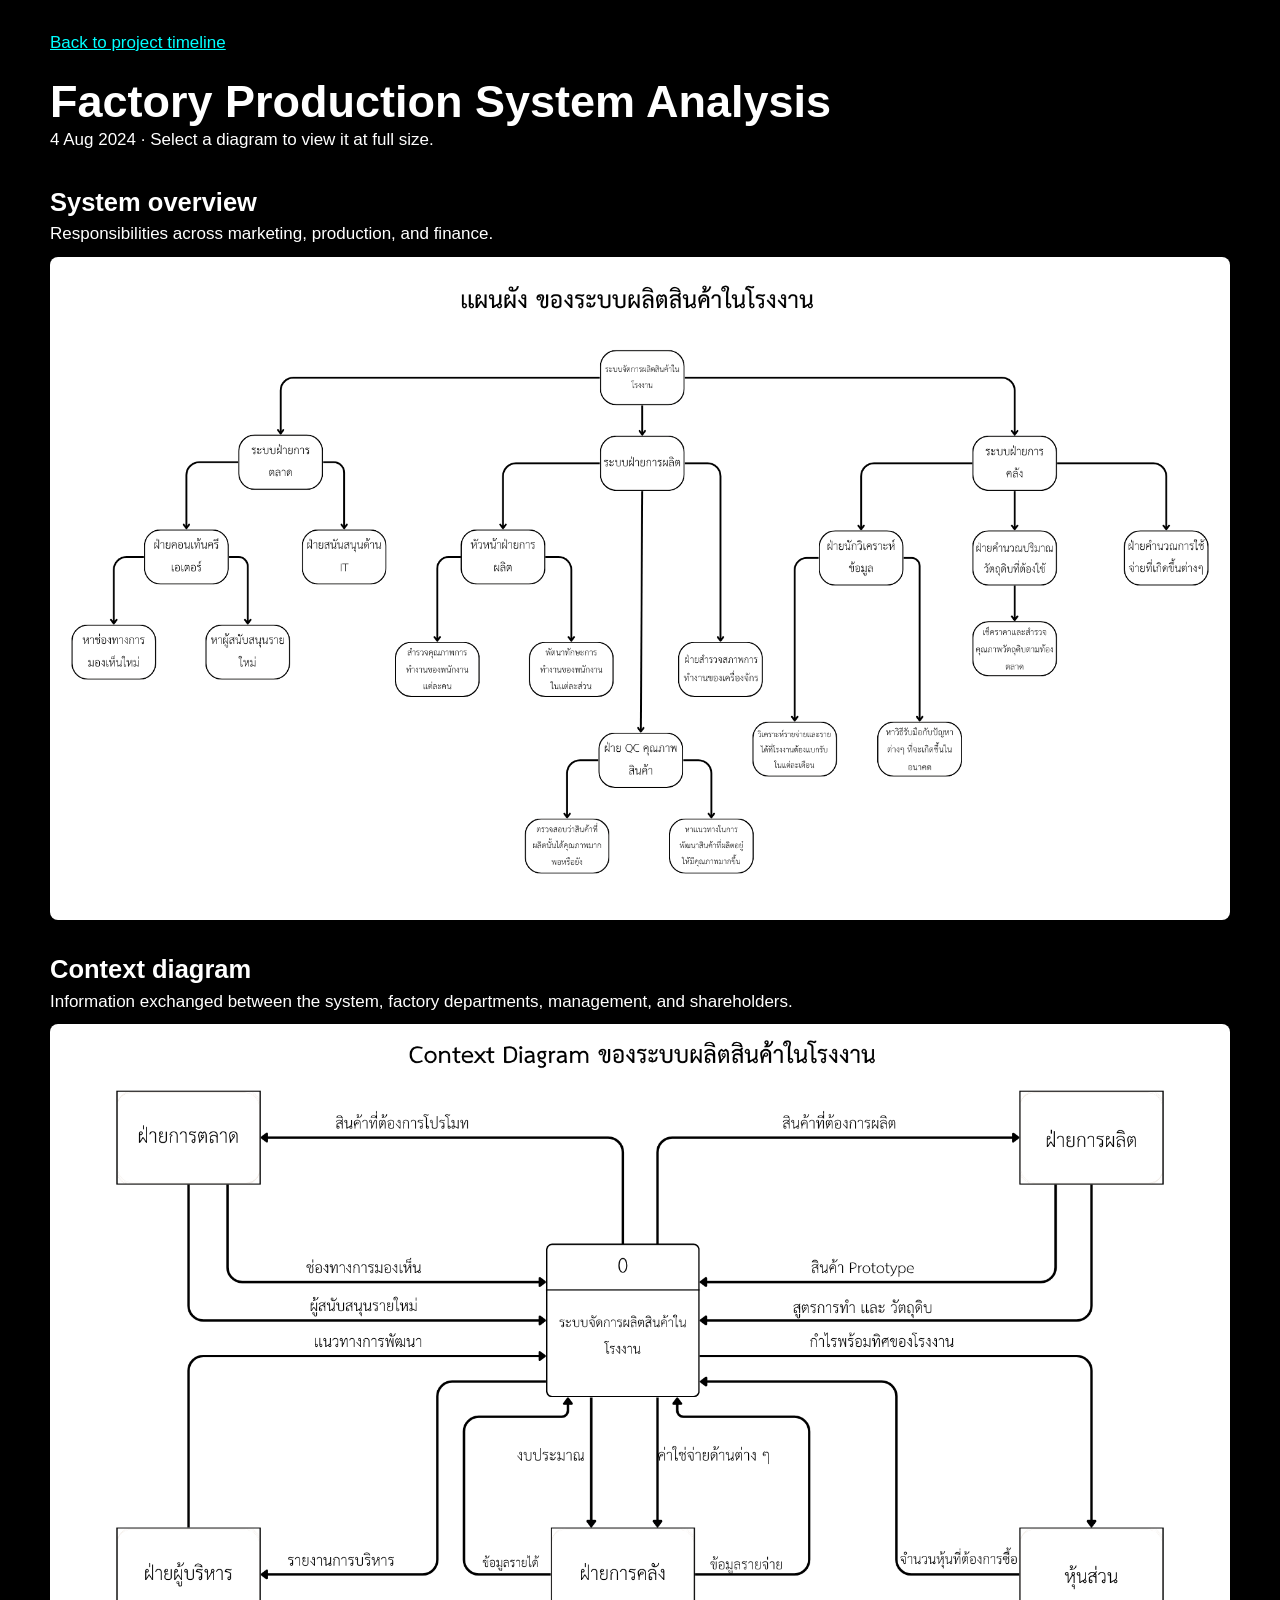
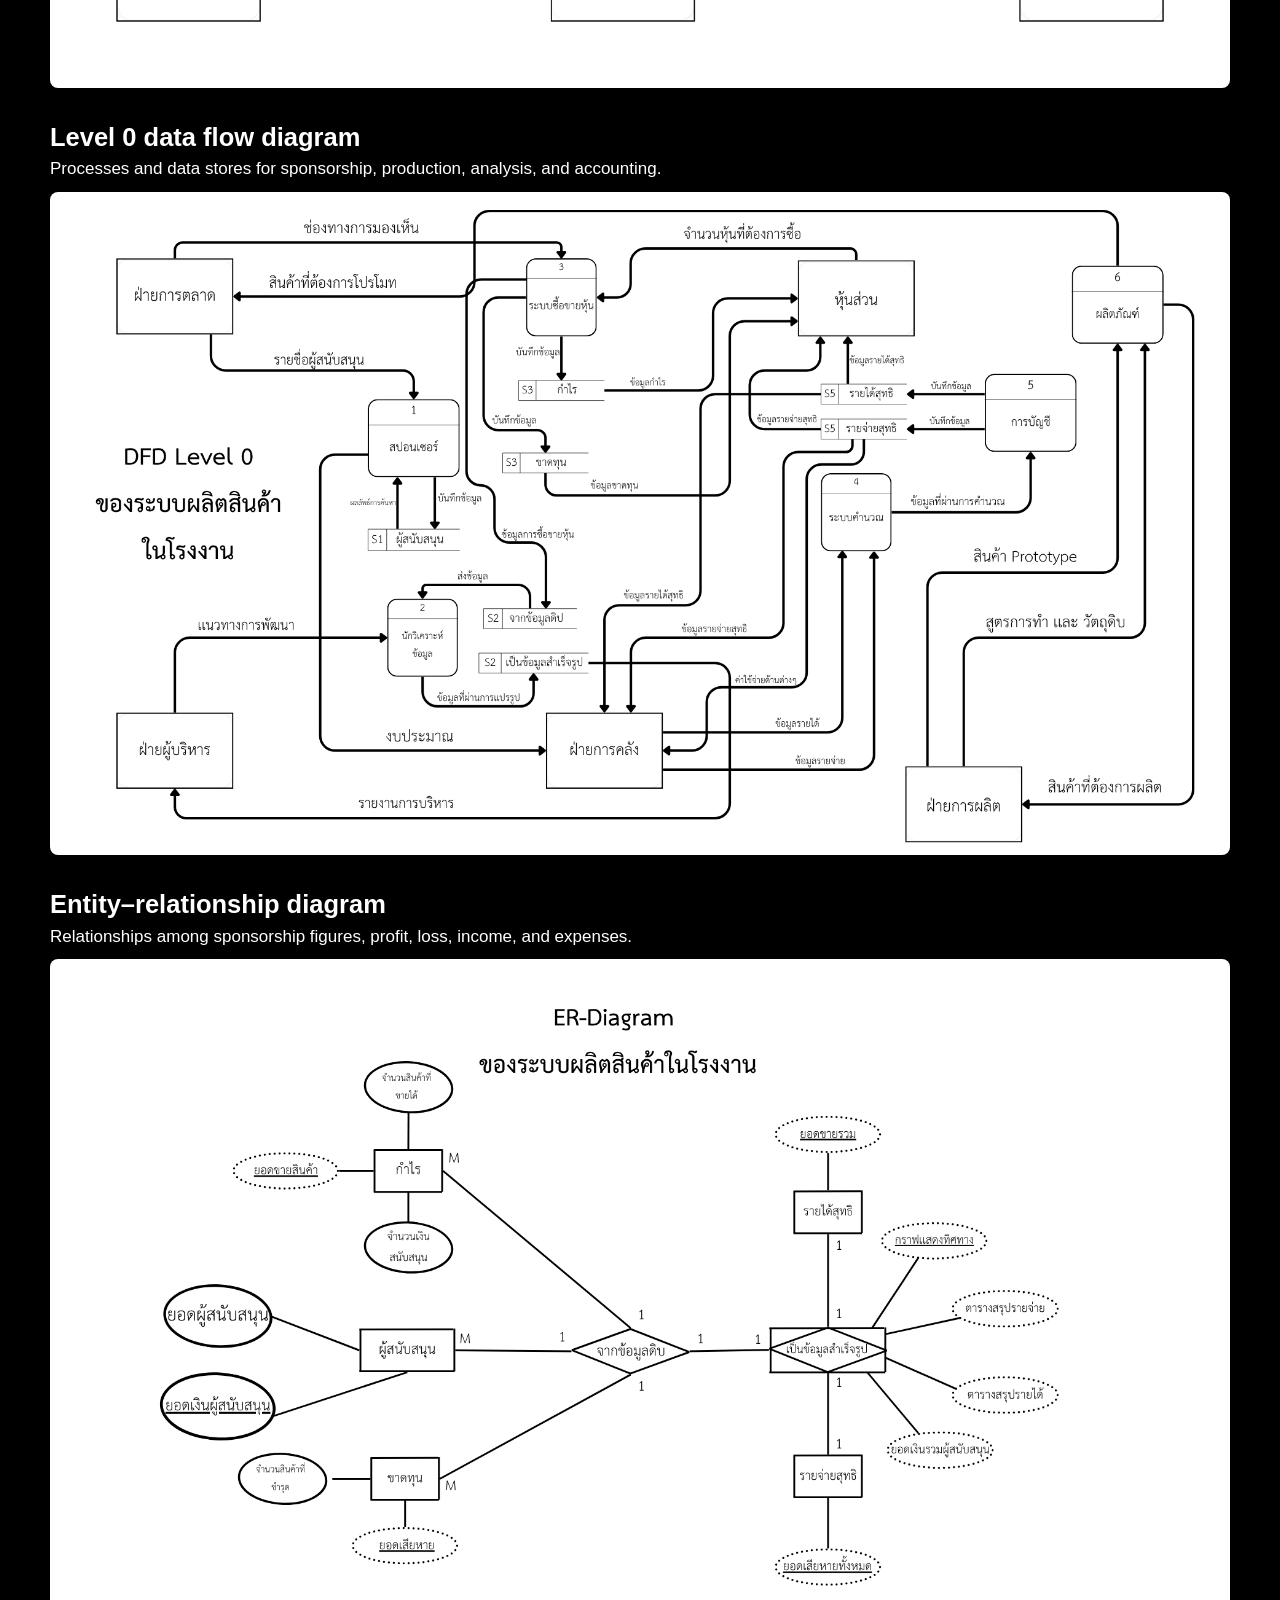
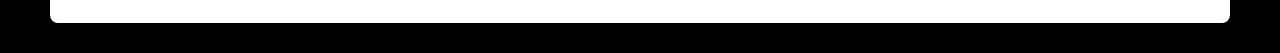
<file: factory-production.html>
<!DOCTYPE html>
<html lang="en">
<head>
    <meta charset="utf-8">
    <meta name="viewport" content="width=device-width, initial-scale=1">
    <title>Factory Production System Analysis | Somprasong Wasuwid</title>
    <link rel="stylesheet" href="style.css">
</head>
<body>
    <main class="factory-gallery">
        <a href="index.html#portfolio">Back to project timeline</a>
        <h1>Factory Production System Analysis</h1>
        <p><time datetime="2024-08-04">4 Aug 2024</time> · Select a diagram to view it at full size.</p>
        <figure>
            <figcaption><h2>System overview</h2><p>Responsibilities across marketing, production, and finance.</p></figcaption>
            <a href="img/factory-production/system-overview.png" aria-label="Open full-size system overview">
                <img src="img/factory-production/system-overview.png" width="1920" height="1080" alt="Responsibilities across marketing, production, and finance." loading="lazy">
            </a>
        </figure>
        <figure>
            <figcaption><h2>Context diagram</h2><p>Information exchanged between the system, factory departments, management, and shareholders.</p></figcaption>
            <a href="img/factory-production/context.png" aria-label="Open full-size context diagram">
                <img src="img/factory-production/context.png" width="1920" height="1080" alt="Information exchanged between the system, factory departments, management, and shareholders." loading="lazy">
            </a>
        </figure>
        <figure>
            <figcaption><h2>Level 0 data flow diagram</h2><p>Processes and data stores for sponsorship, production, analysis, and accounting.</p></figcaption>
            <a href="img/factory-production/data-flow.png" aria-label="Open full-size level 0 data flow diagram">
                <img src="img/factory-production/data-flow.png" width="1920" height="1080" alt="Processes and data stores for sponsorship, production, analysis, and accounting." loading="lazy">
            </a>
        </figure>
        <figure>
            <figcaption><h2>Entity–relationship diagram</h2><p>Relationships among sponsorship figures, profit, loss, income, and expenses.</p></figcaption>
            <a href="img/factory-production/entity-relationships.png" aria-label="Open full-size entity–relationship diagram">
                <img src="img/factory-production/entity-relationships.png" width="1920" height="1080" alt="Relationships among sponsorship figures, profit, loss, income, and expenses." loading="lazy">
            </a>
        </figure>
    </main>
</body>
</html>
</file>
<file: style.css>
* {
    margin: 0;
    padding: 0;
    box-sizing: border-box;
    font-family: 'Poppins', sans-serif;
    text-decoration: none;
    border: none;
    outline: none;
    scroll-behavior: smooth;
}

:root {
    --bg-color: black;
    --second-bg-color: rgb(38, 35, 35);
    --text-color: #fff;
    --main-color: rgb(0, 255, 255);
}

html {
    font-size: 62.5%;
    overflow-x: hidden;
}

body {
    background: var(--bg-color);
    color: var(--text-color);
}

section {
    min-height: 100vh;
    padding: 10rem 9% 2rem;
}

.header {
    position: fixed;
    top: 0;
    left: 0;
    width: 100%;
    padding: 2rem 9%;
    background: var(--bg-color);
    display: flex;
    justify-content: space-between;
    align-items: center;
    z-index: 99;
}

.header.sticky {
    border-bottom: .1rem solid black;
}

.cssanimation {
    font-size: 2.5rem;
    color: var(--text-color);
    font-weight: 600;
    cursor: default;
}

/* Adding css animetion !!! */
.cssanimation,
.cssanimation span {
    animation-duration: 5s;
    animation-fill-mode: both;
}

.cssanimation span {
    display: inline-block
}

.leFadeIn span {
    animation-name: leFadeIn
}

@keyframes leFadeIn {
    from {
        opacity: 0
    }

    to {
        opacity: 1
    }
}

.navbar a {
    font-size: 1.7rem;
    color: var(--text-color);
    margin-left: 4rem;
    transition: .3s;
}

.navbar a:hover,
.navbar a.active {
    color: var(--main-color);
}

#menu-icon {
    font-size: 3.6rem;
    color: var(--text-color);
    display: none;
}

.home {
    display: flex;
    justify-content: center;
    align-items: center;
}

.home-img img {
    width: 35vw;
    animation: floatImage 4s ease-in-out infinite;
}

@keyframes floatImage {
    0% {
        transform: translateY(0);
    }

    50% {
        transform: translateY(-3.4rem);
    }

    100% {
        transform: translateY(0);
    }
}

.home-content h3 {
    font-size: 3.2rem;
    font-weight: 700;
}

.home-content h3:nth-of-type(2) {
    margin-bottom: 2rem;
}

span {
    color: var(--main-color);
}

.multiple-text2 {
    display: inline-block;
    padding: 1rem 1.5rem;
    background: var(--main-color);
    border-radius: 4rem;
    box-shadow: 0 0 2rem var(--main-color);
    font-size: 1.6rem;
    color: var(--second-bg-color);
    letter-spacing: 0.5rem;
    font-weight: 600;
    transition: .5s ease;
}

.multiple-text2:hover {
    box-shadow: none;
}

.home-content h1 {
    font-size: 5.6rem;
    font-weight: 700;
    line-height: 1.3;
}

.home-content p {
    font-size: 1.6rem;
}

.social-media a {
    display: inline-flex;
    justify-content: center;
    align-items: center;
    width: 4rem;
    height: 4rem;
    background: transparent;
    border: .2rem solid var(--main-color);
    border-radius: 50%;
    font-size: 2rem;
    color: var(--main-color);
    margin: 3rem 1.5rem 3rem 0;
    transition: .5s ease;
}

.social-media a:hover {
    background: var(--main-color);
    color: var(--second-bg-color);
    box-shadow: 0 0 1rem var(--main-color);
}

.btn {
    display: inline-block;
    padding: 1rem 1.5rem;
    background: var(--main-color);
    border-radius: 4rem;
    box-shadow: 0 0 2rem var(--main-color);
    font-size: 1.6rem;
    color: var(--second-bg-color);
    letter-spacing: 0.25rem;
    font-weight: 600;
    transition: .5s ease;
}

.btn:hover {
    box-shadow: none;
}

.about {
    display: flex;
    justify-content: center;
    align-items: center;
    gap: 2rem;
    background: var(--second-bg-color);
}

.about-img img {
    width: 35vw;
}

.heading {
    text-align: center;
    font-size: 4.5rem;
}

.about-content h2 {
    text-align: left;
    line-height: 1.2;
}

.about-content h3 {
    font-size: 2.6rem;
}

.about-content p {
    font-size: 1.6rem;
    margin: 2rem 0 3rem;
}

.services h2 {
    margin-bottom: 5rem;
}

.services-container {
    display: flex;
    justify-content: center;
    align-items: center;
    flex-wrap: wrap;
    gap: 2rem;
}

.services-container .services-box {
    flex: 1 1 30rem;
    background: var(--second-bg-color);
    padding: 3rem 2rem 4rem;
    border-radius: 2rem;
    text-align: center;
    border: .2rem solid var(--bg-color);
    transition: .5s ease;
}

.services-container .services-box:hover {
    border-color: var(--main-color);
    transform: scale(1.02);
}

.services-box i {
    font-size: 7rem;
    color: var(--main-color);
}

.services-box h3 {
    font-size: 2.6rem;
}

.services-box p {
    font-size: 1.6rem;
    margin: 1rem 0 3rem;
}

.portfolio {
    background: var(--second-bg-color);
}

.portfolio h2 {
    margin-bottom: 4rem;
}

.portfolio-container {
    display: grid;
    grid-template-columns: repeat(3, 1fr);
    align-items: center;
    gap: 2.5rem;
}

.portfolio-container .portfolio-box {
    position: relative;
    border-radius: 2rem;
    box-shadow: 0 0 1rem var(--bg-color);
    overflow: hidden;
    display: flex;
}

.portfolio-box img {
    width: 100%;
    transition: .5s ease;
}

.portfolio-box:hover img {
    transform: scale(1.1);
}

.portfolio-box .portfolio-layer {
    position: absolute;
    bottom: 0;
    left: 0;
    width: 100%;
    height: 100%;
    background: linear-gradient(rgba(0, 0, 0, .1), var(--main-color));
    display: flex;
    justify-content: center;
    align-items: center;
    flex-direction: column;
    text-align: center;
    padding: 0 4rem;
    transform: translateY(100%);
    transition: .5s ease;
}

.portfolio-box:hover .portfolio-layer {
    transform: translateY(0);
}

.portfolio-layer h4 {
    font-size: 3rem;
}

.portfolio-layer p {
    font-size: 1.6rem;
    margin: .3rem 0 1rem;
}

.portfolio-layer a {
    display: inline-flex;
    justify-content: center;
    align-items: center;
    width: 5rem;
    height: 5rem;
    background: var(--text-color);
    border-radius: 50%;
}

.portfolio-layer i {
    font-size: 2rem;
    color: var(--second-bg-color);
}

/* =============================================== */
/* ENHANCED CAROUSEL SECTION - FULLY RESPONSIVE */
/* =============================================== */

.carousel-section {
    background: var(--bg-color);
    min-height: 100vh;
    padding: 10rem 5% 5rem;
    display: flex;
    flex-direction: column;
    justify-content: center;
    align-items: center;
}

.carousel-section h2 {
    margin-bottom: 5rem;
    text-align: center;
}

.carousel-wrapper {
    position: relative;
    width: 100%;
    max-width: 1200px;
    margin: 0 auto;
    overflow: hidden;
    padding: 2rem 0;
}

.carousel-slides {
    display: flex;
    transition: transform 0.5s cubic-bezier(0.4, 0, 0.2, 1);
    list-style: none;
    padding: 0;
    margin: 0;
}

.perspective {
    perspective: 1500px;
    transform-style: preserve-3d;
    flex: 0 0 100%;
    display: flex;
    justify-content: center;
    align-items: center;
    padding: 2rem;
}

.slide {
    width: 100%;
    max-width: 900px;
    min-height: 550px;
    margin: 0 auto;
    position: relative;
    display: flex;
    flex-direction: column;
    align-items: center;
    justify-content: space-between;
    color: var(--text-color);
    transition: transform 0.5s cubic-bezier(0.4, 0, 0.2, 1);
    cursor: pointer;
    transform-origin: center;
    padding: 2rem;
}

.bg-layer {
    position: absolute;
    top: 0;
    left: 0;
    width: 100%;
    height: 100%;
    background: linear-gradient(135deg, #1a1d2e 0%, #2d3142 100%);
    border-radius: 2rem;
    overflow: hidden;
    transition: all 200ms ease-out;
    box-shadow: 0 15px 50px rgba(0, 0, 0, 0.6);
    border: 2px solid rgba(0, 255, 255, 0.1);
}

.slide-img {
    position: absolute;
    top: 0;
    left: 0;
    width: 100%;
    height: 100%;
    object-fit: contain;
    padding: 3rem;
    opacity: 0.4;
    transition: opacity 0.5s ease-in-out;
    filter: brightness(0.8);
}

.overlay {
    position: absolute;
    top: 0;
    left: 0;
    width: 100%;
    height: 100%;
    background: linear-gradient(to bottom, rgba(0,0,0,0.3) 0%, rgba(0,0,0,0.8) 100%);
    opacity: 0;
    transition: opacity 0.5s;
}

.content {
    position: relative;
    padding: 3rem 2.5rem;
    opacity: 0;
    visibility: hidden;
    transition: all 0.6s ease-in-out;
    z-index: 20;
    margin-top: auto;
    background: rgba(0, 0, 0, 0.85);
    border-radius: 1.5rem;
    backdrop-filter: blur(15px);
    width: 100%;
    border: 1px solid rgba(0, 255, 255, 0.2);
}

.content.active {
    opacity: 1;
    visibility: visible;
}

.slide-title {
    font-size: 3rem;
    font-weight: 700;
    margin-bottom: 1.5rem;
    line-height: 1.3;
    color: var(--main-color);
    text-shadow: 0 2px 10px rgba(0, 255, 255, 0.3);
}

.description {
    font-size: 1.7rem;
    margin-bottom: 2.5rem;
    line-height: 1.7;
    color: rgba(255, 255, 255, 0.95);
    text-align: left;
}

.project-btn {
    margin-top: 1rem;
    padding: 1.3rem 2.5rem;
    background: var(--main-color);
    color: var(--bg-color);
    border: 2px solid transparent;
    font-size: 1.7rem;
    font-weight: 600;
    display: inline-flex;
    justify-content: center;
    align-items: center;
    border-radius: 4rem;
    transition: all 300ms;
    box-shadow: 0 5px 20px rgba(0, 255, 255, 0.4);
    text-decoration: none;
    letter-spacing: 0.1rem;
}

.project-btn:hover {
    transform: translateY(-3px);
    box-shadow: 0 10px 30px rgba(0, 255, 255, 0.6);
    background: var(--text-color);
    color: var(--bg-color);
}

.controls {
    position: absolute;
    display: flex;
    gap: 2rem;
    z-index: 30;
    bottom: 2rem;
    left: 50%;
    transform: translateX(-50%);
}

.control {
    width: 5.5rem;
    height: 5.5rem;
    display: flex;
    align-items: center;
    justify-content: center;
    background: var(--main-color);
    border: 3px solid transparent;
    border-radius: 50%;
    color: var(--bg-color);
    cursor: pointer;
    transition: all 300ms;
    outline: none;
    box-shadow: 0 5px 20px rgba(0, 255, 255, 0.4);
}

.control:hover {
    transform: translateY(-5px) scale(1.1);
    box-shadow: 0 10px 35px rgba(0, 255, 255, 0.7);
}

.control:active {
    transform: translateY(0) scale(0.95);
}

.control i {
    font-size: 2.5rem;
    font-weight: bold;
}

/* Active slide enhancement */
.slide.active {
    transform: scale(1);
}

.slide.active .slide-img {
    opacity: 0.9;
}

.slide.active .overlay {
    opacity: 1;
}

.slide.active .bg-layer {
    border-color: rgba(0, 255, 255, 0.3);
    box-shadow: 0 20px 60px rgba(0, 255, 255, 0.2);
}

/* =============================================== */
/* RESPONSIVE BREAKPOINTS */
/* =============================================== */

/* Desktop Large */
@media (min-width: 1400px) {
    .slide {
        max-width: 1000px;
        min-height: 600px;
    }
    
    .slide-title {
        font-size: 3.5rem;
    }
    
    .description {
        font-size: 1.8rem;
    }
}

/* Laptop */
@media (max-width: 1199px) {
    .carousel-section {
        padding: 10rem 4% 5rem;
    }
    
    .slide {
        max-width: 800px;
        min-height: 500px;
    }
    
    .slide-title {
        font-size: 2.8rem;
    }
    
    .description {
        font-size: 1.6rem;
    }
}

/* Tablet Landscape */
@media (max-width: 991px) {
    html {
        font-size: 55%;
    }
    
    .carousel-section {
        padding: 10rem 3% 5rem;
    }
    
    .slide {
        max-width: 700px;
        min-height: 550px;
    }
    
    .perspective {
        padding: 1.5rem;
    }
    
    .controls {
        bottom: 1.5rem;
        gap: 1.5rem;
    }
    
    .control {
        width: 5rem;
        height: 5rem;
    }
    
    .control i {
        font-size: 2.3rem;
    }
}

/* Tablet Portrait */
@media (max-width: 768px) {
    .carousel-section {
        padding: 10rem 2% 6rem;
        min-height: auto;
    }
    
    .carousel-section h2 {
        margin-bottom: 4rem;
        font-size: 4rem;
    }
    
    .slide {
        max-width: 100%;
        min-height: 520px;
        padding: 1.5rem;
    }
    
    .bg-layer {
        border-radius: 1.5rem;
    }
    
    .slide-img {
        padding: 2rem;
    }
    
    .slide-title {
        font-size: 2.6rem;
        margin-bottom: 1.2rem;
    }
    
    .description {
        font-size: 1.5rem;
        line-height: 1.6;
        margin-bottom: 2rem;
    }
    
    .content {
        padding: 2.5rem 2rem;
    }
    
    .project-btn {
        padding: 1.2rem 2.2rem;
        font-size: 1.6rem;
    }
    
    .controls {
        bottom: 1.2rem;
    }
    
    .control {
        width: 4.5rem;
        height: 4.5rem;
    }
    
    .control i {
        font-size: 2.1rem;
    }
    
    .portfolio-container {
        grid-template-columns: repeat(2, 1fr);
    }
}

/* Mobile Landscape */
@media (max-width: 617px) {
    html {
        font-size: 52%;
    }
    
    .carousel-section {
        padding: 9rem 2% 6rem;
    }
    
    .carousel-section h2 {
        font-size: 3.8rem;
        margin-bottom: 3.5rem;
    }
    
    .slide {
        min-height: 500px;
        padding: 1.2rem;
    }
    
    .slide-title {
        font-size: 2.4rem;
        margin-bottom: 1rem;
    }
    
    .description {
        font-size: 1.45rem;
        text-align: center;
        margin-bottom: 1.8rem;
    }
    
    .content {
        padding: 2.2rem 1.8rem;
    }
    
    .project-btn {
        padding: 1.1rem 2rem;
        font-size: 1.5rem;
    }
    
    .portfolio-container {
        grid-template-columns: 1fr;
    }
}

/* Mobile Portrait */
@media (max-width: 450px) {
    html {
        font-size: 50%;
    }
    
    .carousel-section {
        padding: 8rem 1.5% 6rem;
    }
    
    .carousel-section h2 {
        font-size: 3.5rem;
        margin-bottom: 3rem;
    }
    
    .perspective {
        padding: 1rem;
    }
    
    .slide {
        min-height: 480px;
        padding: 1rem;
    }
    
    .bg-layer {
        border-radius: 1.2rem;
    }
    
    .slide-img {
        padding: 1.5rem;
    }
    
    .slide-title {
        font-size: 2.2rem;
        margin-bottom: 0.8rem;
    }
    
    .description {
        font-size: 1.4rem;
        line-height: 1.5;
        margin-bottom: 1.5rem;
    }
    
    .content {
        padding: 2rem 1.5rem;
        border-radius: 1.2rem;
    }
    
    .project-btn {
        padding: 1rem 1.8rem;
        font-size: 1.4rem;
    }
    
    .controls {
        bottom: 1rem;
        gap: 1.2rem;
    }
    
    .control {
        width: 4.2rem;
        height: 4.2rem;
    }
    
    .control i {
        font-size: 2rem;
    }
    
    .contact form .input-box input {
        width: 100%;
    }
}

/* Mobile Small */
@media (max-width: 365px) {
    html {
        font-size: 48%;
    }
    
    .carousel-section {
        padding: 8rem 1% 6rem;
    }
    
    .carousel-section h2 {
        font-size: 3.2rem;
        margin-bottom: 2.5rem;
    }
    
    .slide {
        min-height: 450px;
    }
    
    .slide-title {
        font-size: 2rem;
    }
    
    .description {
        font-size: 1.35rem;
    }
    
    .content {
        padding: 1.8rem 1.2rem;
    }
    
    .project-btn {
        padding: 0.9rem 1.6rem;
        font-size: 1.3rem;
    }
    
    .control {
        width: 4rem;
        height: 4rem;
    }
    
    .control i {
        font-size: 1.9rem;
    }
    
    .home-img img {
        width: 90vw;
    }

    .about-img img {
        width: 90vw;
    }

    .footer {
        flex-direction: column-reverse;
    }

    .footer p {
        text-align: center;
        margin-top: 2rem;
    }
}

/* Contact section */
.contact h2 {
    margin-bottom: 3rem;
}

.contact form {
    max-width: 70rem;
    margin: 1rem auto;
    text-align: center;
    margin-bottom: 3rem;
}

.contact form .input-box {
    display: flex;
    justify-content: space-between;
    flex-wrap: wrap;
}

.contact form .input-box input,
.contact form textarea {
    width: 100%;
    padding: 1.5rem;
    font-size: 1.6rem;
    color: var(--text-color);
    background: var(--second-bg-color);
    border-radius: .8rem;
    margin: .7rem 0;
}

.contact form .input-box input {
    width: 49%;
}

.contact form textarea {
    resize: none;
}

.contact form .btn {
    margin-top: 2rem;
    cursor: pointer;
}

/* Footer */
.footer {
    display: flex;
    justify-content: space-between;
    align-items: center;
    flex-wrap: wrap;
    padding: 2rem 9%;
    background: var(--second-bg-color);
}

.footer-text p {
    font-size: 1.6rem;
}

.footer-icon a {
    display: inline-flex;
    justify-content: center;
    align-items: center;
    padding: .8rem;
    background: var(--main-color);
    border-radius: .8rem;
    transition: .5s ease;
}

.footer-icon a:hover {
    box-shadow: 0 0 1rem var(--main-color);
}

.footer-icon a i {
    font-size: 2.4rem;
    color: var(--second-bg-color);
}

/* General responsive */
@media (max-width: 1200px) {
    html {
        font-size: 55%;
    }
}

@media (max-width: 991px) {
    .header {
        padding: 2rem 3%;
    }

    section {
        padding: 10rem 3% 2rem;
    }

    .services {
        padding-bottom: 4rem;
    }

    .portfolio {
        padding-bottom: 7rem;
    }

    .contact {
        min-height: auto;
    }

    .footer {
        padding: 2rem 3%;
    }
}

@media (max-width: 768px) {
    #menu-icon {
        display: block;
    }

    .navbar {
        position: absolute;
        top: 100%;
        left: 0;
        width: 100%;
        padding: 1rem 3%;
        background: var(--bg-color);
        border-top: .1rem solid black;
        box-shadow: 0 .5rem 1rem black;
        display: none;
    }

    .navbar.active {
        display: block;
    }

    .navbar a {
        display: block;
        font-size: 2rem;
        margin: 3rem 0;
    }

    .home {
        flex-direction: column;
    }

    .home-content h3 {
        font-size: 2.6rem;
    }

    .home-content h1 {
        font-size: 5rem;
    }

    .home-img img {
        width: 70vw;
        margin-top: 4rem;
    }

    .about {
        flex-direction: column-reverse;
    }

    .about img {
        width: 70vw;
        margin-top: 4rem;
    }

    .services h2 {
        margin-bottom: 3rem;
    }

    .portfolio h2 {
        margin-bottom: 3rem;
    }
}.download-picker { width: max-content; position: relative; }
.download-picker summary { cursor: pointer; list-style: none; }
.download-picker summary::-webkit-details-marker { display: none; }
.download-picker summary span { color: inherit; }
.download-options {
    position: absolute;
    z-index: 3;
    top: calc(100% + .8rem);
    min-width: 18rem;
    padding: .5rem;
    background: var(--second-bg-color);
    border: 1px solid var(--main-color);
    border-radius: 1rem;
}
.download-options a {
    display: flex;
    justify-content: space-between;
    align-items: center;
    gap: 2rem;
    padding: 1.2rem;
    color: var(--text-color);
    font-size: 1.8rem;
}
.download-options small, .download-options a:hover { color: var(--main-color); }
.download-picker :focus-visible, .experience a:focus-visible { outline: 2px solid var(--main-color); outline-offset: 3px; }

.experience { min-height: auto; padding-bottom: 7rem; }
.experience-grid {
    display: grid;
    grid-template-columns: repeat(3, minmax(0, 1fr));
    gap: 2.8rem;
    margin: 4rem auto 0;
    max-width: 128rem;
}
.experience-group h3 {
    padding-bottom: 1.2rem;
    border-bottom: 1px solid var(--main-color);
    font-size: 2.3rem;
}
.experience figure { margin-top: 2rem; }
.experience figure a { display: block; border-radius: 1rem; }
.experience figure img {
    display: block;
    width: 100%;
    height: auto;
    aspect-ratio: 4 / 3;
    object-fit: cover;
    object-position: center 38%;
    border-radius: inherit;
}
.experience figcaption { font-size: 1.7rem; line-height: 1.5; margin-top: .8rem; }
@media (min-width: 769px) and (max-width: 1200px) {
    .navbar a { margin-left: 1.5rem; }
}
@media (max-width: 768px) {
    .experience-grid { grid-template-columns: 1fr; max-width: 54rem; gap: 4rem; }
}

.home-content > p, .about-content > p { max-width: 62ch; line-height: 1.55; }
.about-content > p + p { margin-top: 1.2rem; }
.download-options { min-width: 22rem; }
.social-media a:focus-visible, .gallery-switch button:focus-visible, .carousel-wrapper :focus-visible {
    outline: 2px solid var(--text-color);
    outline-offset: 2px;
}
.experience, .carousel-section {
    min-height: 100svh;
    padding-top: 8.5rem;
    padding-bottom: 2rem;
    justify-content: flex-start;
}
.gallery-switch {
    display: flex;
    justify-content: center;
    flex-wrap: wrap;
    gap: .8rem;
    margin: 1.5rem auto;
}
.gallery-switch button {
    color: var(--text-color);
    background: var(--second-bg-color);
    border-radius: 2rem;
    padding: .9rem 1.6rem;
    font-size: 1.6rem;
    cursor: pointer;
}
.gallery-switch button[aria-pressed="true"] { background: var(--main-color); color: var(--bg-color); }
.has-switch .experience-grid { display: block; max-width: 108rem; margin: 0 auto; }
.has-switch .experience-group:not([hidden]) { display: grid; grid-template-columns: 1fr 1fr; gap: 2rem; }
.has-switch .experience-group h3 { display: none; }
.has-switch figure { margin: 0; min-width: 0; }
.has-switch figure img { height: clamp(14rem, 39svh, 38rem); object-fit: contain; background: var(--second-bg-color); }
.experience figcaption strong { display: block; font-size: 1.5rem; color: var(--main-color); margin-bottom: .4rem; }
.carousel-section > .heading { margin: 0 0 1.5rem; }
.carousel-wrapper { padding: 0; max-width: 108rem; }
.carousel-wrapper .perspective { padding: .5rem; align-items: stretch; }
.carousel-wrapper .slide {
    min-height: 0;
    max-width: none;
    display: grid;
    grid-template-columns: 1.2fr 1fr;
    padding: 0;
    background: var(--second-bg-color);
    border-radius: 1.5rem;
    overflow: hidden;
}
.carousel-wrapper .bg-layer { position: relative; min-height: 0; height: clamp(20rem, 49svh, 46rem); border: none; box-shadow: none; border-radius: 0; }
.carousel-wrapper .overlay { display: none; }
.carousel-wrapper .slide-img { padding: 1rem; opacity: 1; filter: none; }
.carousel-wrapper .content { margin: 0; padding: 2rem; border: none; border-radius: 0; }
.carousel-wrapper .slide-title { font-size: clamp(2.2rem, 2.6vw, 3.4rem); margin: 0 0 1rem; }
.carousel-wrapper .description { text-align: center; margin-bottom: 1rem; line-height: 1.45; }
.carousel-wrapper .controls { position: static; transform: none; justify-content: center; padding: 1rem 0; }
@media (max-width: 600px) {
    .experience, .carousel-section { padding-inline: 4%; }
    .has-switch .experience-group:not([hidden]) { gap: 1rem; }
    .has-switch figure img { height: clamp(12rem, 22svh, 20rem); }
    .gallery-switch { gap: .5rem; }
    .gallery-switch button { padding: .8rem 1rem; }
    .carousel-wrapper .slide { grid-template-columns: 1fr; }
    .carousel-wrapper .bg-layer { height: clamp(13rem, 26svh, 24rem); }
    .carousel-wrapper .content { padding: 1.3rem; }
}


.project-timeline {
    list-style: none;
    display: grid;
    grid-auto-flow: column;
    grid-auto-columns: calc((100% - 4rem) / 3);
    overflow-x: auto;
    scroll-snap-type: x mandatory;
    scrollbar-color: var(--main-color) var(--bg-color);
    padding-bottom: 1.2rem;
    gap: 2rem;
}
.project-timeline li {
    min-width: 0;
    scroll-snap-align: start;
    display: flex;
    flex-direction: column;
    background: var(--bg-color);
    border-radius: 1.4rem;
    overflow: hidden;
}
.project-timeline img { width: 100%; aspect-ratio: 16 / 9; object-fit: contain; }
.project-timeline li > div { padding: 1.8rem; display: flex; flex-direction: column; flex: 1; gap: .8rem; }
.project-timeline h3 { font-size: 2.2rem; }
.project-timeline p, .direct-email { font-size: 1.6rem; line-height: 1.5; }
.project-date { color: var(--main-color); }
.project-timeline a, .recording-link, .direct-email a { color: var(--main-color); text-decoration: underline; text-underline-offset: .2em; }
.project-timeline a { align-self: flex-start; margin-top: auto; padding-top: .8rem; font-size: 1.6rem; }
.recording-link { display: inline-block; }
.direct-email { margin-bottom: 1.5rem; }
.project-timeline a:focus-visible, .contact :focus-visible { outline: 2px solid var(--main-color); outline-offset: 2px; }
.timeline-tools:not([hidden]) { display: flex; justify-content: flex-end; gap: .8rem; margin-bottom: 1.2rem; }
.portfolio .heading { margin-bottom: 1.6rem; }
.timeline-tools button {
    min-width: 44px;
    min-height: 44px;
    padding: .4rem 1.3rem;
    background: var(--bg-color);
    color: var(--main-color);
    border: 1px solid currentColor;
    border-radius: .8rem;
    cursor: pointer;
    font-size: 2.4rem;
}
.timeline-tools [data-latest] { font-size: 1.6rem; }
.timeline-tools button:disabled { opacity: .45; cursor: default; }
.timeline-tools button:focus-visible, .project-timeline:focus-visible { outline: 2px solid var(--text-color); outline-offset: 2px; }
@media (max-width: 1050px) { .project-timeline { grid-auto-columns: calc((100% - 2rem) / 2); } }
@media (max-width: 600px) { .project-timeline { grid-auto-columns: 88%; gap: 1.2rem; } }
@media (prefers-reduced-motion: reduce) { .project-timeline { scroll-behavior: auto; } }

.factory-gallery { width: min(94%, 118rem); margin: 0 auto; padding: 3rem 0; font-size: 1.7rem; line-height: 1.5; }
.factory-gallery h1 { margin-top: 2rem; font-size: clamp(3rem, 5vw, 4.5rem); line-height: 1.15; }
.factory-gallery figure { margin-top: 3rem; }
.factory-gallery figcaption { margin-bottom: 1rem; }
.factory-gallery img { display: block; width: 100%; height: auto; border-radius: .8rem; }
.factory-gallery a { color: var(--main-color); text-decoration: underline; }
.factory-gallery figure a { display: block; cursor: zoom-in; }
.factory-gallery a:focus-visible { outline: 2px solid var(--main-color); outline-offset: 3px; }
</file>
